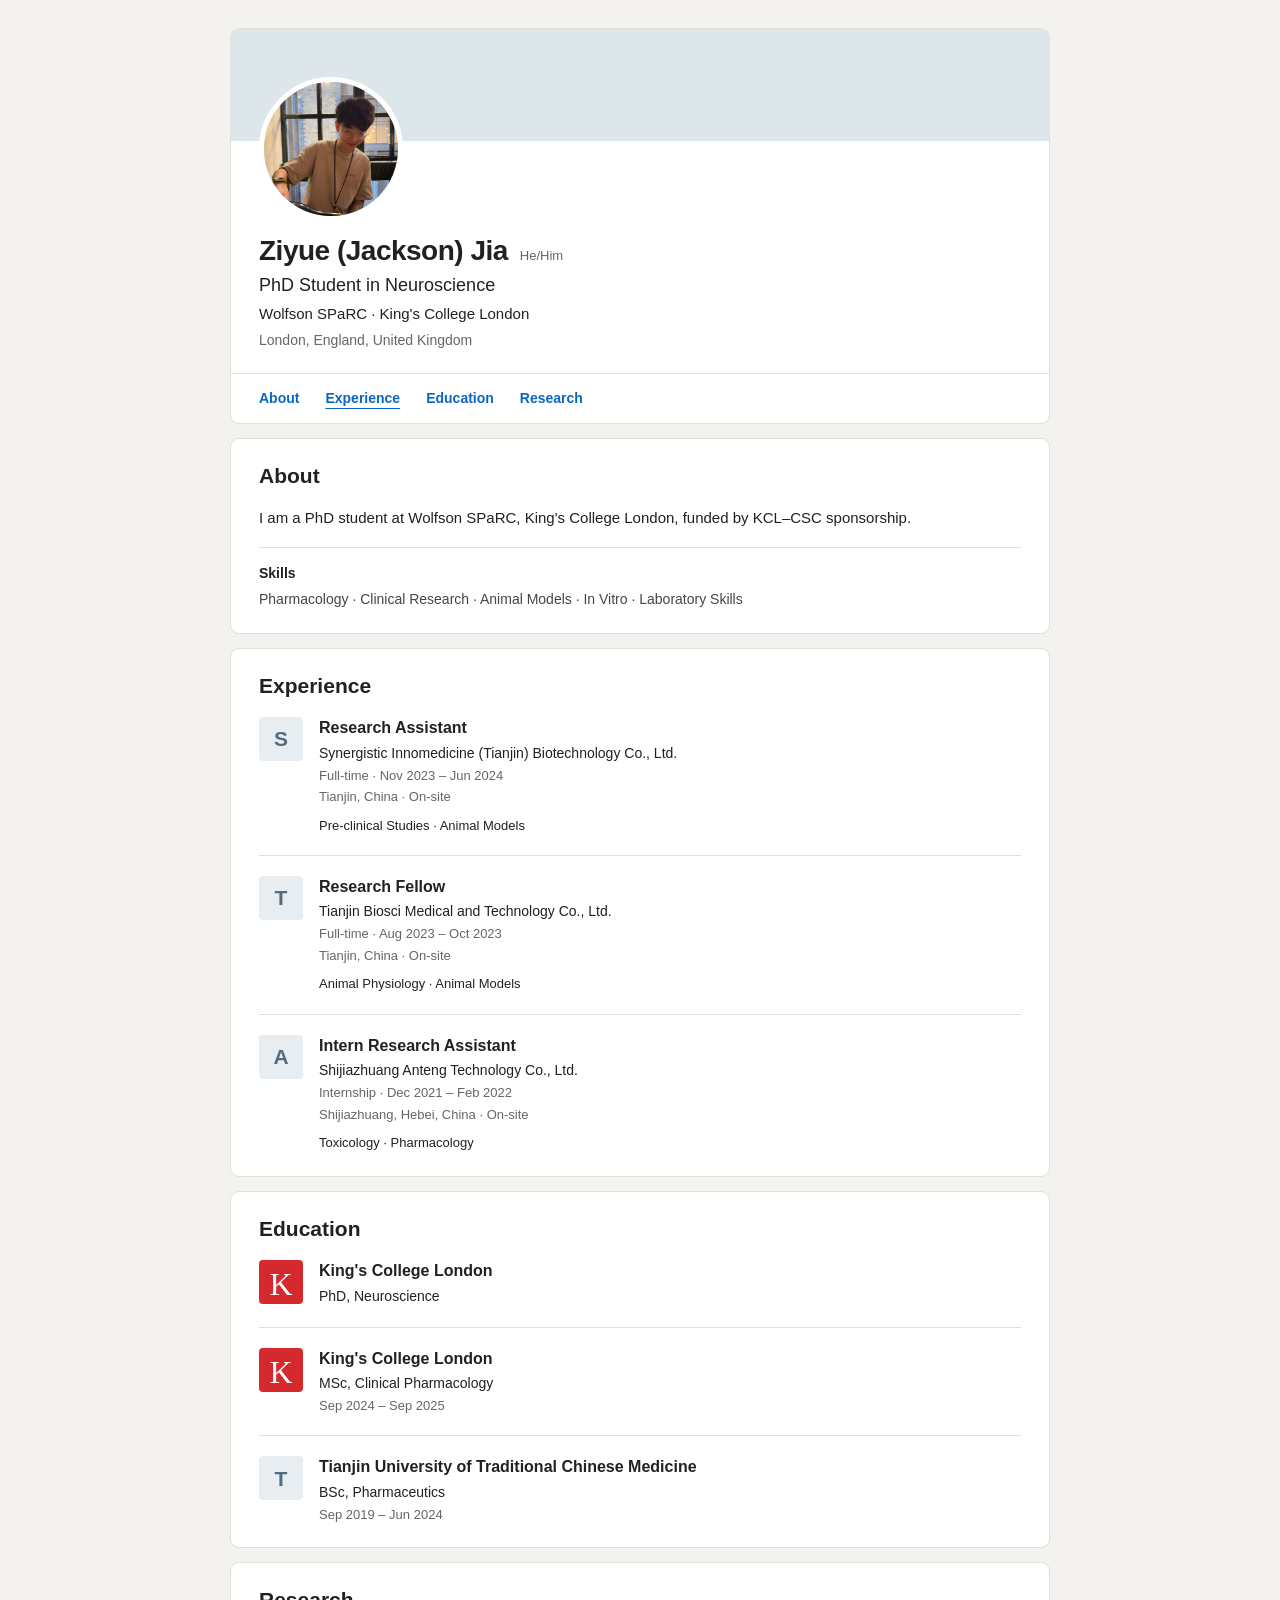
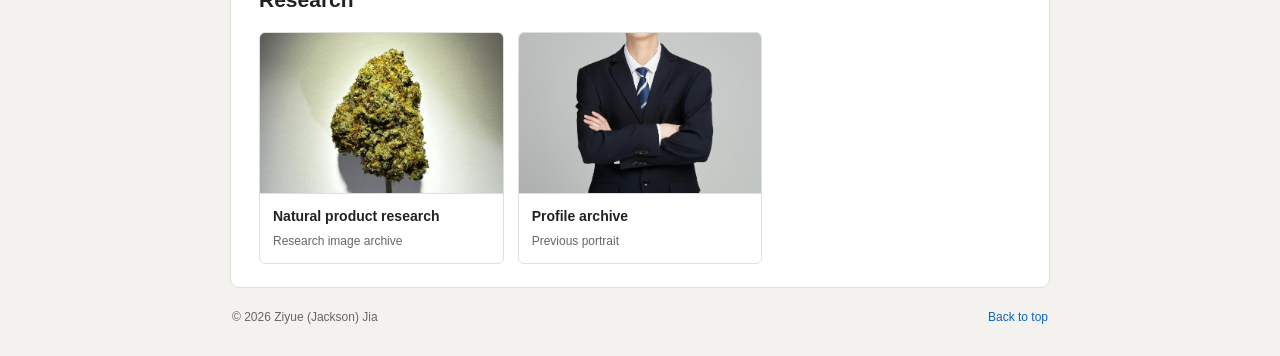
<file: index.html>
<!doctype html>
<html lang="en">
<head>
  <meta charset="utf-8">
  <meta name="viewport" content="width=device-width, initial-scale=1">
  <meta name="theme-color" content="#f3f2ef">
  <title>Ziyue (Jackson) Jia | PhD Student</title>
  <meta name="description" content="Ziyue (Jackson) Jia, PhD student in Neuroscience at Wolfson SPaRC, King's College London. Education, experience and research.">
  <meta property="og:title" content="Ziyue (Jackson) Jia | PhD Student">
  <meta property="og:description" content="Neuroscience · Wolfson SPaRC · King's College London">
  <meta property="og:type" content="profile">
  <meta property="og:url" content="https://jiaziyue.com/">
  <meta property="og:image" content="https://jiaziyue.com/assets/ziyue-jia.jpg">
  <link rel="canonical" href="https://jiaziyue.com/">
  <link rel="icon" href="data:image/svg+xml,%3Csvg xmlns='http://www.w3.org/2000/svg' viewBox='0 0 64 64'%3E%3Crect width='64' height='64' rx='10' fill='%230a66c2'/%3E%3Ctext x='32' y='43' font-family='Arial' font-size='32' text-anchor='middle' fill='white'%3EZJ%3C/text%3E%3C/svg%3E">
  <link rel="stylesheet" href="style.css?v=profile-3">
  <script defer src="script.js?v=profile-3"></script>
</head>
<body>
  <a class="skip-link" href="#main">Skip to main content</a>
  <main id="main" class="profile-shell">
    <header id="top" class="card profile-card">
      <div class="cover" aria-hidden="true"></div>
      <div class="profile-main">
        <a class="portrait" href="assets/ziyue-jia.jpg" aria-label="View Ziyue Jia's photo">
          <img src="assets/ziyue-jia.jpg" alt="Ziyue (Jackson) Jia" width="900" height="1200" fetchpriority="high">
        </a>
        <div class="name-line"><h1>Ziyue (Jackson) Jia</h1><span class="pronouns">He/Him</span></div>
        <p class="headline">PhD Student in Neuroscience</p>
        <p class="affiliation">Wolfson SPaRC · King's College London</p>
        <p class="location">London, England, United Kingdom</p>
      </div>
      <nav class="site-nav" aria-label="Profile sections">
        <a href="#about">About</a><a href="#experience">Experience</a><a href="#education">Education</a><a href="#research">Research</a>
      </nav>
    </header>

    <section id="about" class="card profile-section">
      <h2>About</h2>
      <p>I am a PhD student at Wolfson SPaRC, King's College London, funded by KCL–CSC sponsorship.</p>
      <div class="skills"><h3>Skills</h3><p>Pharmacology · Clinical Research · Animal Models · In Vitro · Laboratory Skills</p></div>
    </section>

    <section id="experience" class="card profile-section">
      <h2>Experience</h2>
      <article class="entry">
        <span class="entry-icon" aria-hidden="true">S</span>
        <div><h3>Research Assistant</h3><p>Synergistic Innomedicine (Tianjin) Biotechnology Co., Ltd.</p><p class="secondary">Full-time · Nov 2023 – Jun 2024</p><p class="secondary">Tianjin, China · On-site</p><p class="entry-skills">Pre-clinical Studies · Animal Models</p></div>
      </article>
      <article class="entry">
        <span class="entry-icon" aria-hidden="true">T</span>
        <div><h3>Research Fellow</h3><p>Tianjin Biosci Medical and Technology Co., Ltd.</p><p class="secondary">Full-time · Aug 2023 – Oct 2023</p><p class="secondary">Tianjin, China · On-site</p><p class="entry-skills">Animal Physiology · Animal Models</p></div>
      </article>
      <article class="entry">
        <span class="entry-icon" aria-hidden="true">A</span>
        <div><h3>Intern Research Assistant</h3><p>Shijiazhuang Anteng Technology Co., Ltd.</p><p class="secondary">Internship · Dec 2021 – Feb 2022</p><p class="secondary">Shijiazhuang, Hebei, China · On-site</p><p class="entry-skills">Toxicology · Pharmacology</p></div>
      </article>
    </section>

    <section id="education" class="card profile-section">
      <h2>Education</h2>
      <article class="entry">
        <span class="entry-icon university" aria-hidden="true">K</span>
        <div><h3>King's College London</h3><p>PhD, Neuroscience</p></div>
      </article>
      <article class="entry">
        <span class="entry-icon university" aria-hidden="true">K</span>
        <div><h3>King's College London</h3><p>MSc, Clinical Pharmacology</p><p class="secondary">Sep 2024 – Sep 2025</p></div>
      </article>
      <article class="entry">
        <span class="entry-icon" aria-hidden="true">T</span>
        <div><h3>Tianjin University of Traditional Chinese Medicine</h3><p>BSc, Pharmaceutics</p><p class="secondary">Sep 2019 – Jun 2024</p></div>
      </article>
    </section>

    <section id="research" class="card profile-section">
      <h2>Research</h2>
      <div class="research-grid">
        <figure>
          <a href="Ziyue%20Jia_%20Expert%20Pharmacologist%20in%20London_files/ab9e738e-0346-11f0-b54a-0242ac110002-jpg-regular_image.png" aria-label="View natural product research photograph"><img class="photo" src="Ziyue%20Jia_%20Expert%20Pharmacologist%20in%20London_files/ab9e738e-0346-11f0-b54a-0242ac110002-jpg-regular_image.png" alt="Natural product research photograph" width="1280" height="1156" loading="lazy"></a>
          <figcaption><h3>Natural product research</h3><p>Research image archive</p></figcaption>
        </figure>
        <figure>
          <a href="Ziyue%20Jia_%20Expert%20Pharmacologist%20in%20London_files/d88e191a-033e-11f0-b50e-0242ac110002-jpg-hero_image.jpeg" aria-label="View previous profile portrait"><img class="photo" src="Ziyue%20Jia_%20Expert%20Pharmacologist%20in%20London_files/d88e191a-033e-11f0-b50e-0242ac110002-jpg-hero_image.jpeg" alt="Previous profile portrait" width="2500" height="3750" loading="lazy"></a>
          <figcaption><h3>Profile archive</h3><p>Previous portrait</p></figcaption>
        </figure>
      </div>
    </section>
  </main>
  <footer class="footer"><span>© 2026 Ziyue (Jackson) Jia</span><a href="#top">Back to top</a></footer>
</body>
</html>
</file>
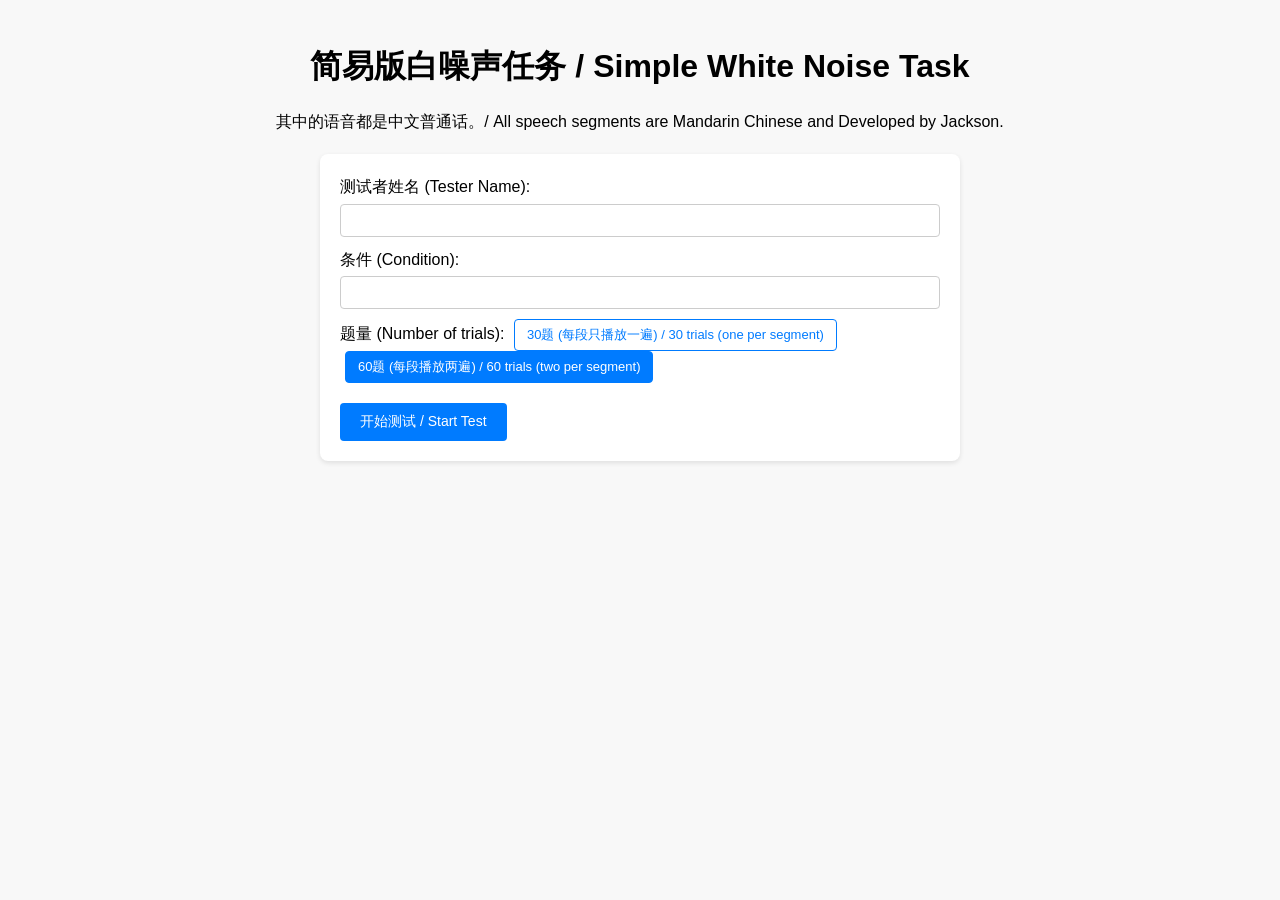
<file: WNT/white_noise_task.html>
<!DOCTYPE html>
<html lang="zh">
<head>
    <meta charset="UTF-8">
    <title>简易版白噪声任务 / Simple White Noise Task   </title>
    <style>
        body {
            font-family: Arial, Helvetica, sans-serif;
            margin: 0;
            padding: 20px;
            line-height: 1.6;
            background: #f8f8f8;
        }
        h1 {
            text-align: center;
            margin-bottom: 10px;
        }
        #setup, #task, #resultSection {
            max-width: 600px;
            margin: 20px auto;
            padding: 20px;
            background: #ffffff;
            border-radius: 8px;
            box-shadow: 0 2px 5px rgba(0,0,0,0.1);
        }
        label {
            display: block;
            margin-bottom: 10px;
        }
        input[type="text"] {
            width: 100%;
            padding: 8px;
            margin-top: 4px;
            border: 1px solid #ccc;
            border-radius: 4px;
            box-sizing: border-box;
        }
        button {
            padding: 10px 20px;
            margin: 10px 5px 0 0;
            border: none;
            border-radius: 4px;
            cursor: pointer;
            background: #007bff;
            color: white;
            font-size: 14px;
        }
        button[disabled] {
            background: #cccccc;
            cursor: not-allowed;
        }
        #responseButtons button {
            width: 48%;
        }
        audio {
            width: 100%;
            margin-top: 15px;
        }
        #prompt {
            margin-top: 15px;
            font-style: italic;
        }

        /* Styles for trial selection buttons */
        .trialBtn {
            padding: 6px 12px;
            margin: 0 5px;
            border: 1px solid #007bff;
            background: #ffffff;
            color: #007bff;
            border-radius: 4px;
            cursor: pointer;
            font-size: 13px;
        }
        .trialBtn.selected {
            background: #007bff;
            color: #ffffff;
        }
    </style>
</head>
<body>

<h1>简易版白噪声任务 / Simple White Noise Task</h1>
<p style="text-align:center;">其中的语音都是中文普通话。/ All speech segments are Mandarin Chinese and Developed by Jackson. </p>

<div id="setup">
    <label>测试者姓名 (Tester Name): <input type="text" id="testerName"></label>
    <label>条件 (Condition): <input type="text" id="condition"></label>
    <div id="trialButtons" style="margin-bottom:10px;">
        <span>题量 (Number of trials): </span>
        <button type="button" id="btn30" class="trialBtn">30题 (每段只播放一遍) / 30 trials (one per segment)</button>
        <button type="button" id="btn60" class="trialBtn selected">60题 (每段播放两遍) / 60 trials (two per segment)</button>
    </div>
    <button id="startButton">开始测试 / Start Test</button>
</div>

<div id="task" style="display:none;">
    <p id="questionLabel"></p>
    <!-- The audio element plays automatically when a trial starts. Controls are omitted so users do not need to click play. -->
    <audio id="audioPlayer" preload="auto"></audio>
    <div id="responseButtons" style="display:none;">
        <button id="speechBtn" data-response="speech">听到中文语音 / Heard Chinese speech</button>
        <button id="noiseBtn" data-response="noise">只有白噪声 / Only white noise</button>
    </div>
    <p id="prompt">请倾听音频并选择您的答案。/ Please listen to the audio and choose your answer.</p>
</div>

<div id="resultSection" style="display:none;">
    <h2>结果 / Results</h2>
    <p id="resultSummary"></p>
    <h3>算法 / Algorithm</h3>
    <p id="algorithmDescription"></p>
</div>

<script>
// The list of audio files. Each object has the file path relative to this HTML file
// and a boolean indicating whether speech is present (signal) or not (noise).
// 请将所有音频文件放在与本文件同目录的 audio 文件夹中，并按照下面的命名方式命名。
const audioFiles = [];
// pure white noise: no speech
// 文件名格式示例：pure_noise (1).wav, pure_noise (2).wav 等
for (let i = 1; i <= 10; i++) {
    audioFiles.push({ file: `audio/pure_noise (${i}).wav`, isSignal: false });
}
// white noise with unclear Chinese speech
// The filenames for this category use a space and parentheses, e.g., "unclear_speech (1).wav".
for (let i = 1; i <= 10; i++) {
    audioFiles.push({ file: `audio/unclear_speech (${i}).wav`, isSignal: true });
}
// white noise with clear Chinese speech
// 文件名格式示例：clear_speech (1).wav, clear_speech (2).wav 等
for (let i = 1; i <= 10; i++) {
    audioFiles.push({ file: `audio/clear_speech (${i}).wav`, isSignal: true });
}

// Duplicate each audio file so that each appears twice
const fullList = [];
audioFiles.forEach(item => {
    fullList.push(Object.assign({}, item));
    fullList.push(Object.assign({}, item));
});

// Shuffle array in place (Fisher-Yates)
function shuffle(array) {
    for (let i = array.length - 1; i > 0; i--) {
        const j = Math.floor(Math.random() * (i + 1));
        [array[i], array[j]] = [array[j], array[i]];
    }
}

const testerNameInput = document.getElementById('testerName');
const conditionInput = document.getElementById('condition');
const startButton = document.getElementById('startButton');
const btn30 = document.getElementById('btn30');
const btn60 = document.getElementById('btn60');

// Default selected count is 60
let selectedCount = 60;

// Event handlers for trial selection buttons
btn30.addEventListener('click', () => {
    selectedCount = 30;
    btn30.classList.add('selected');
    btn60.classList.remove('selected');
});
btn60.addEventListener('click', () => {
    selectedCount = 60;
    btn60.classList.add('selected');
    btn30.classList.remove('selected');
});
const setupDiv = document.getElementById('setup');
const taskDiv = document.getElementById('task');
const questionLabel = document.getElementById('questionLabel');
const audioPlayer = document.getElementById('audioPlayer');
const responseButtonsDiv = document.getElementById('responseButtons');
const speechBtn = document.getElementById('speechBtn');
const noiseBtn = document.getElementById('noiseBtn');
const resultSection = document.getElementById('resultSection');
const resultSummary = document.getElementById('resultSummary');
const algorithmDescription = document.getElementById('algorithmDescription');

// Variables for task
let trialIndex = 0;
let trials = [];
let responses = [];

startButton.addEventListener('click', () => {
    const name = testerNameInput.value.trim();
    const cond = conditionInput.value.trim();
    if (!name) {
        alert('请输入测试者姓名。/ Please enter the tester\'s name.');
        return;
    }
    // Prepare trials based on selectedCount. When 30 is selected, each of the 30
    // unique audio files is played once; when 60 is selected, each is played twice.
    if (selectedCount === 30) {
        trials = audioFiles.slice();
    } else {
        trials = fullList.slice();
    }
    shuffle(trials);
    trialIndex = 0;
    responses = [];
    // hide setup and show task
    setupDiv.style.display = 'none';
    taskDiv.style.display = 'block';
    resultSection.style.display = 'none';
    nextTrial();
});

// Event listeners for response buttons
speechBtn.addEventListener('click', () => recordResponse(true));
noiseBtn.addEventListener('click', () => recordResponse(false));

function nextTrial() {
    if (trialIndex >= trials.length) {
        // End of task
        showResults();
        return;
    }
    // Update question label
    const currentNumber = trialIndex + 1;
    questionLabel.textContent = `第 ${currentNumber} / ${trials.length} 题  (Question ${currentNumber} of ${trials.length})`;
    // Set audio source (encode URI to handle spaces and special characters)
    const currentTrial = trials[trialIndex];
    audioPlayer.src = encodeURI(currentTrial.file);
    audioPlayer.load();
    // Disable response buttons until audio ends
    speechBtn.disabled = true;
    noiseBtn.disabled = true;
    responseButtonsDiv.style.display = 'none';
    // Play audio and enable responses after playback
    audioPlayer.onended = () => {
        responseButtonsDiv.style.display = 'block';
        speechBtn.disabled = false;
        noiseBtn.disabled = false;
    };
    audioPlayer.play().catch(err => {
        console.error('Audio playback error:', err);
        // In case of error, still allow responses
        responseButtonsDiv.style.display = 'block';
        speechBtn.disabled = false;
        noiseBtn.disabled = false;
    });
}

function recordResponse(responseIsSpeech) {
    // Record current trial result
    const trial = trials[trialIndex];
    responses.push({ isSignal: trial.isSignal, response: responseIsSpeech });
    trialIndex++;
    // Prepare for next trial
    nextTrial();
}

function showResults() {
    taskDiv.style.display = 'none';
    resultSection.style.display = 'block';
    // Calculate hits, misses, false alarms, correct rejections
    let hits = 0, misses = 0, falseAlarms = 0, correctRejections = 0;
    responses.forEach(r => {
        if (r.isSignal) {
            if (r.response) {
                hits++;
            } else {
                misses++;
            }
        } else {
            if (r.response) {
                falseAlarms++;
            } else {
                correctRejections++;
            }
        }
    });
    const nSignal = hits + misses;
    const nNoise = falseAlarms + correctRejections;
    // Compute rates
    let hitRate = nSignal > 0 ? hits / nSignal : 0;
    let falseAlarmRate = nNoise > 0 ? falseAlarms / nNoise : 0;
    // Apply correction when rates are 0 or 1 to avoid infinite z-scores
    function adjustRate(rate, N) {
        if (rate === 0) return 0.5 / N;
        if (rate === 1) return 1 - 0.5 / N;
        return rate;
    }
    const adjHitRate = adjustRate(hitRate, nSignal);
    const adjFARate = adjustRate(falseAlarmRate, nNoise);
    // Compute z-scores using inverse normal CDF
    const zHit = normInv(adjHitRate, 0, 1);
    const zFA = normInv(adjFARate, 0, 1);
    const dprime = zHit - zFA;
    const c = -0.5 * (zHit + zFA);
    // Prepare result text (rounded to 3 decimal places)
    const resultText =
        `FAR（错误报警率）/ False Alarm Rate: ${falseAlarmRate.toFixed(3)}\n` +
        `Sensitivity（d'）: ${dprime.toFixed(3)}\n` +
        `Response bias（c）: ${c.toFixed(3)}`;
    resultSummary.innerText = resultText;
    // Algorithm description (bilingual)
    const algoZh = `算法说明：FAR（错误报警率）是指噪声条件下选择“听到中文语音”的比例；Hit Rate（命中率）是指有语音条件下选择“听到中文语音”的比例。为避免比率为0或1导致的无限z值，我们在计算z值之前采用0.5/N的修正。敏感性（d'）= z(Hit Rate) - z(FAR)；反应偏向（c）= -0.5 × [z(Hit Rate) + z(FAR)]。`;
    const algoEn = `Algorithm: The false alarm rate (FAR) is the proportion of noise trials in which the participant reports hearing Chinese speech. The hit rate is the proportion of speech trials in which the participant reports hearing Chinese speech. To avoid infinite z-scores when a rate equals 0 or 1, a 0.5/N correction is applied before computing z-scores. Sensitivity (d') = z(Hit Rate) - z(FAR). Response bias (c) = -0.5 × [z(Hit Rate) + z(FAR)].`;
    algorithmDescription.innerText = algoZh + '\n\n' + algoEn;
}

// Inverse normal CDF (quantile) using Peter John Acklam's algorithm
// Source: Peter John Acklam (http://home.online.no/~pjacklam/notes/invnorm/)
function normInv(p, mean, std) {
    if (p <= 0 || p >= 1) {
        // handle edge cases separately
        if (p === 0) return -Infinity;
        if (p === 1) return Infinity;
        return NaN;
    }
    // Coefficients in rational approximations
    const a1 = -39.69683028665376;
    const a2 = 220.9460984245205;
    const a3 = -275.9285104469687;
    const a4 = 138.3577518672690;
    const a5 = -30.66479806614716;
    const a6 = 2.506628277459239;
    const b1 = -54.47609879822406;
    const b2 = 161.5858368580409;
    const b3 = -155.6989798598866;
    const b4 = 66.80131188771972;
    const b5 = -13.28068155288572;
    const c1 = -0.007784894002430293;
    const c2 = -0.3223964580411365;
    const c3 = -2.400758277161838;
    const c4 = -2.549732539343734;
    const c5 = 4.374664141464968;
    const c6 = 2.938163982698783;
    const d1 = 0.007784695709041462;
    const d2 = 0.3224671290700398;
    const d3 = 2.445134137142996;
    const d4 = 3.754408661907416;
    // Define break-points
    const plow = 0.02425;
    const phigh = 1 - plow;
    let q, r;
    let result;
    if (p < plow) {
        // Rational approximation for lower region
        q = Math.sqrt(-2 * Math.log(p));
        result = ((((c1 * q + c2) * q + c3) * q + c4) * q + c5) * q + c6;
        result /= (((d1 * q + d2) * q + d3) * q + d4) * q + 1;
    } else if (p > phigh) {
        // Rational approximation for upper region
        q = Math.sqrt(-2 * Math.log(1 - p));
        result = -(((((c1 * q + c2) * q + c3) * q + c4) * q + c5) * q + c6);
        result /= (((d1 * q + d2) * q + d3) * q + d4) * q + 1;
    } else {
        // Rational approximation for central region
        q = p - 0.5;
        r = q * q;
        result = (((((a1 * r + a2) * r + a3) * r + a4) * r + a5) * r + a6) * q;
        result /= (((((b1 * r + b2) * r + b3) * r + b4) * r + b5) * r + 1);
    }
    return mean + std * result;
}
</script>

</body>
</html>
</file>
<file: style.css>
:root{--blue:#0a66c2;--ink:#202124;--muted:#666;--line:#e0dfdc;--canvas:#f3f2ef}
*{box-sizing:border-box}
html{scroll-behavior:smooth}
body{margin:0;background:var(--canvas);color:var(--ink);font-family:-apple-system,BlinkMacSystemFont,"Segoe UI",Arial,sans-serif;font-size:15px;line-height:1.5}
a{color:var(--blue);text-decoration:none}
a:hover{text-decoration:underline}
.skip-link{position:absolute;left:16px;top:-60px;background:#fff;padding:10px;z-index:5}
.skip-link:focus{top:12px}
.profile-shell{max-width:860px;margin:28px auto 20px;padding:0 20px}
.card{background:#fff;border:1px solid var(--line);border-radius:9px;margin-bottom:14px}
.profile-card{overflow:hidden}
.cover{height:112px;background:#dce6eb}
.profile-main{padding:0 28px 22px}
.portrait{display:block;width:144px;height:144px;border:5px solid #fff;border-radius:50%;overflow:hidden;background:#ddd;margin-top:-64px;position:relative}
.portrait img{display:block;width:100%;height:100%;object-fit:cover;object-position:center 30%}
.name-line{display:flex;align-items:baseline;flex-wrap:wrap;gap:12px;margin-top:12px}
h1{font-size:28px;line-height:1.25;letter-spacing:-.5px;margin:0;font-weight:650}
.pronouns{font-size:13px;color:var(--muted)}
.profile-main p{margin:4px 0 0}
.headline{font-size:18px}
.affiliation{font-size:15px}
.location{font-size:14px;color:var(--muted)}
.site-nav{display:flex;flex-wrap:wrap;gap:4px 26px;border-top:1px solid var(--line);padding:14px 28px;font-weight:600;font-size:14px}
.site-nav a[aria-current=location]{text-decoration:underline;text-underline-offset:5px}
.profile-section{padding:23px 28px;scroll-margin-top:20px}
h2{font-size:21px;line-height:1.3;margin:0 0 18px;font-weight:600}
h3{font-size:16px;line-height:1.4;margin:0 0 3px;font-weight:600}
p{margin:0}
.skills{border-top:1px solid var(--line);margin-top:18px;padding-top:16px}
.skills h3{font-size:14px;margin-bottom:5px}
.skills p{font-size:14px;color:#454545}
.entry{display:grid;grid-template-columns:44px minmax(0,1fr);gap:16px;padding:20px 0;border-top:1px solid var(--line)}
.entry:first-of-type{padding-top:0;border-top:0}
.entry:last-child{padding-bottom:0}
.entry p{font-size:14px;margin-top:2px}
.entry .secondary{font-size:13px;color:var(--muted)}
.entry .entry-skills{font-size:13px;margin-top:9px}
.entry-icon{height:44px;width:44px;display:grid;place-items:center;background:#e7edf0;color:#536d7e;border-radius:4px;font-size:21px;font-weight:600}
.university{background:#d5292d;color:#fff;font-family:Georgia,serif;font-size:32px;font-weight:400}
.research-grid{display:grid;grid-template-columns:repeat(3,minmax(0,1fr));gap:14px}
figure{margin:0;border:1px solid var(--line);border-radius:6px;overflow:hidden}
figure>a{display:block;border-bottom:1px solid var(--line)}
figure img{display:block;width:100%;height:160px;object-fit:contain;background:#fafafa;padding:8px}
figure img.photo{object-fit:cover;padding:0}
figcaption{padding:13px}
figcaption h3{font-size:14px}
figcaption p{font-size:12px;color:var(--muted);margin-top:6px}
.footer{max-width:860px;margin:auto;padding:0 22px 30px;font-size:12px;color:var(--muted);display:flex;justify-content:space-between;gap:14px}
:focus-visible{outline:3px solid #4797dd;outline-offset:4px}
@media(max-width:600px){body{font-size:14px}.profile-shell{padding:0;margin:0 auto 18px}.card{border-radius:0;border-left:0;border-right:0;margin-bottom:10px}.cover{height:96px}.profile-main{padding:0 20px 20px}.portrait{width:126px;height:126px;margin-top:-52px}h1{font-size:25px}.name-line{gap:6px 10px}.headline{font-size:17px}.site-nav{gap:10px 23px;padding:13px 20px;font-size:13px}.profile-section{padding:22px 20px}h2{font-size:20px}.entry{gap:12px}.research-grid{grid-template-columns:1fr;gap:12px}figure{display:grid;grid-template-columns:112px minmax(0,1fr)}figure>a{border-bottom:0;border-right:1px solid var(--line)}figure img{height:112px}figcaption{align-self:center}.footer{padding:0 20px 24px;font-size:11px}}
@media(prefers-reduced-motion:reduce){html{scroll-behavior:auto}}
</file>
